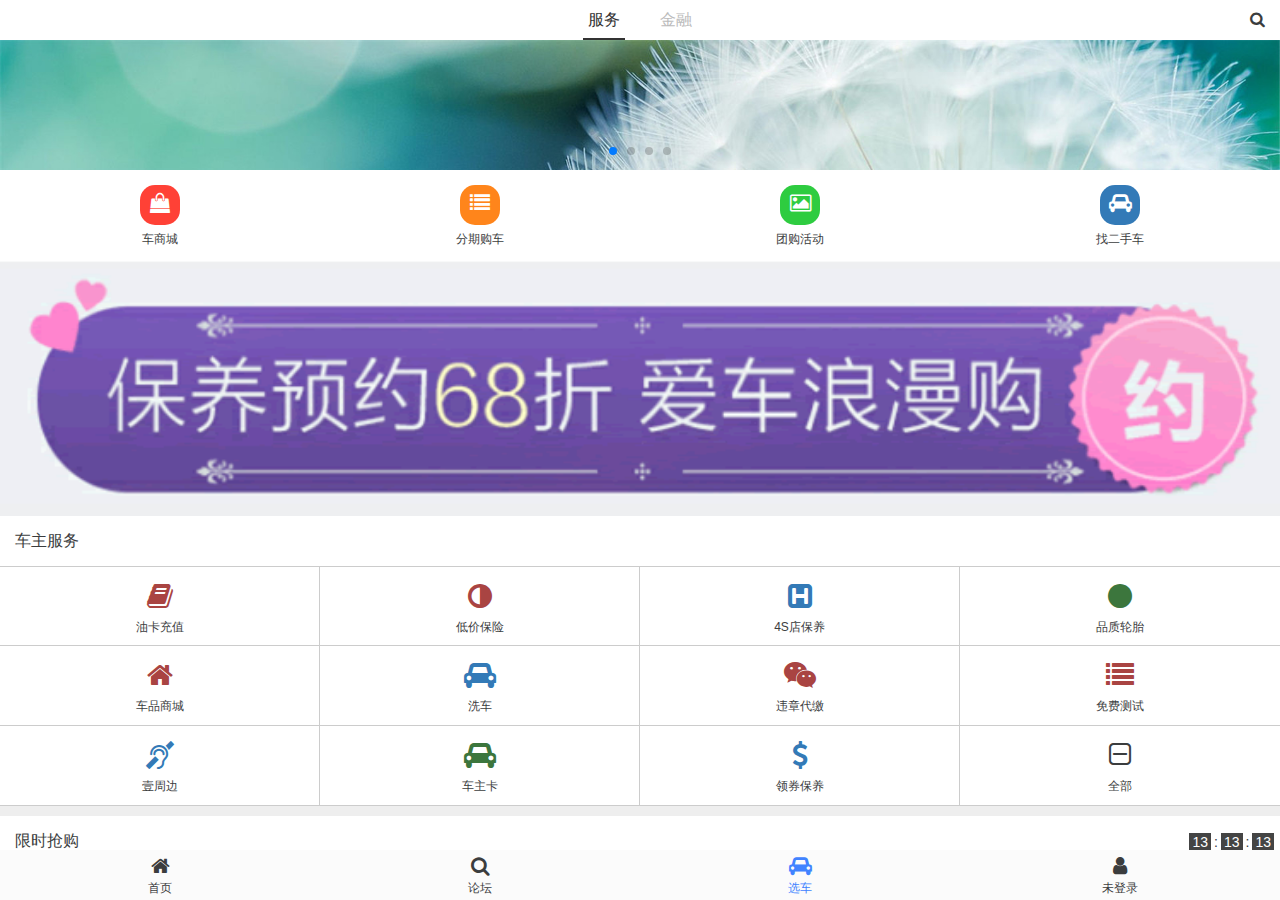
<file: index.html>
<!DOCTYPE html>
<html lang="en">
<head>
    <meta charset="UTF-8">
    <meta name="viewport" content="width=device-width,initial-scale=1,maximum-scale=1,user-scalable=no">
    <title></title>
    <link rel="stylesheet" href="Content/css/bootstrap.min.css">
    <link rel="stylesheet" href="Content/css/reset.css">
    <link rel="stylesheet" href="Content/css/common.css">
    <link rel="stylesheet" href="Content/css/font-awesome.min.css">
    <link rel="stylesheet" href="Content/css/swiper.min.css">
    <link rel="stylesheet" href="Content/css/style.css">
</head>
<body ng-app="app">
<header class="header">
    <ul class="tabs">
        <li class="col-xs-6 text-right" ng-class="{on:flag}"ng-click="changeFlag()"><a class="on" ng-href="#/server">服务</a></li>
        <li class="col-xs-6 text-left"><a ng-href="#/banking">金融</a></li>
        <li class="search"><i class="fa fa-search"></i></li>
    </ul>
</header>
<section class="content">
    <ui-view></ui-view>
</section>
<footer class="footer">
    <div class="col-xs-3">
        <i class="fa fa-home"></i>
        <span>首页</span>
    </div>
    <div class="col-xs-3">
        <i class="fa fa-search"></i>
        <span>论坛</span>
    </div>
    <div class="col-xs-3 on">
        <i class="fa fa-car"></i>
        <span>选车</span>
    </div>
    <div class="col-xs-3">
        <i class="fa fa-user"></i>
        <span>未登录</span>
    </div>
</footer>

<script type="text/javascript" src="Script/jquery/jquery-3.2.1.min.js"></script>
<script type="text/javascript" src="Script/swiper/swiper-3.3.1.min.js"></script>
<script type="text/javascript" src="Script/iscroll/iscroll.js"></script>
<script type="text/javascript" src="Script/angular/angular.min.js"></script>
<script type="text/javascript" src="Script/angular-ui/angular-ui-router.min.js"></script>
<script type="text/javascript" src="App/app.js"></script>
<script type="text/javascript" src="App/Service/baseServer.js"></script>
<script type="text/javascript" src="App/Service/carServer.js"></script>
<script type="text/javascript" src="App/Directive/serverDirective.js"></script>
<script type="text/javascript" src="App/Directive/bankingDirective.js"></script>
<script type="text/javascript" src="App/Controller/serverController.js"></script>
<script type="text/javascript" src="App/Controller/bankingController.js"></script>
<script type="text/javascript">
    $('.tabs').on('click','li',function(){
        $(this).find('a').addClass('on');
        $(this).siblings().find('a').removeClass('on');
    })



</script>

</body>
</html>
</file>
<file: Content/css/common.css>
/*
* @description:Common usage Styles
* @author:HaoNan
* @update:HaoNan (2015-08-1 8:30)
*/
@-webkit-viewport {
    width: device-width;
}

@-moz-viewport {
    width: device-width;
}

@-ms-viewport {
    width: device-width;
}

@-o-viewport {
    width: device-width;
}

@viewport {
    width: device-width;
}

body {
    font-family: "Microsoft Yahei", Helvetica, Arial, sans-serif;
    color: #3b3d3e;
}

a {
    color: #666;
}

a:hover, a:focus {
    color: #666;
    text-decoration: none;
}

.block {
    display: block;
}

.float-left {
    float: left;
}

.float-right {
    float: right;
}

.float-none {
    float: none;
}

.margin-center {
    margin-left: auto;
    margin-right: auto;
    display: table;
    width: auto;
}

.text-justify {
    text-align: justify;
}

.text-underline {
    text-decoration: underline;
}

.text-top {
    vertical-align: top;
}

.text-middle {
    vertical-align: middle;
}

.text-bottom {
    vertical-align: bottom;
}

.text-nobr {
    white-space: nowrap;
    overflow: hidden;
    text-overflow: ellipsis;
}

.text-nowrap {
    display: -webkit-box;
    overflow: hidden;
    text-overflow: ellipsis;
    -webkit-box-orient: vertical;
    -webkit-line-clamp: 2;
}

.f0 {
    font-size: 0;
}

.f9 {
    font-size: .09rem;
}

.f10 {
    font-size: .1rem;
}

.f12 {
    font-size: .12rem;
}

.f14 {
    font-size: .14rem;
}

.f16 {
    font-size: .16rem;
}

.f18 {
    font-size: .18rem;
}

.f20 {
    font-size: .2rem;
}

.f24 {
    font-size: .24rem;
}

.f26 {
    font-size: .26rem;
}

.f32 {
    font-size: .32rem;
}

.f36 {
    font-size: .36rem;
}

.pos-relative {
    position: relative;
}

.pos-absolute {
    position: absolute;
}

.pos-static {
    position: static;
}

.text-dark {
    color: #000;
}

.text-light-dark {
    color: #666;
}

.text-jet-dark {
    color: #333;
}

.text-white, a.text-white {
    color: #fff;
}

.text-red, a.text-red {
    color: #ff4136;
}

.text-light-red, a.text-light-red {
    color: #f74d4d;
}

.text-blue, a.text-blue {
    color: #006666;
}

.text-highlight-blue, a.text-highlight-blue {
    color: #5badab;
}

.text-high-blue, a.text-high-blue {
    color: #4c6aae;
}

a.text-light-blue, .text-light-blue {
    color: #89afc3;
}

.text-orange, a.text-orange {
    color: #fa8100;
}

.text-dark-orange {
    color: #ff7200;
}

.text-gray, a.text-gray {
    color: #454545;
}

.text-light-gray {
    color: #a3a3a3;
}

.txt-idt1 {
    text-indent: 1rem;
}

.txt-idt2 {
    text-indent: 2rem;
}

.n {
    font-weight: normal;
    font-style: normal;
}

.b {
    font-weight: bold;
}

.i {
    font-style: italic;
}

.wf {
    width: 100%;
}

.hf {
    height: 100%;
}

.nowrap {
    white-space: nowrap;
}

.bk {
    word-wrap: break-word;
}

.rel {
    position: relative;
}

.abs {
    position: absolute;
}

.bg-navy {
    background-color: #001f3f;
}

.bg-blue {
    background-color: #0074d9;
}

.bg-aqua {
    background-color: #7fdbff;
}

.bg-teal {
    background-color: #39cccc;
}

.bg-olive {
    background-color: #3d9970;
}

.bg-green {
    background-color: #2ecc40;
}

.bg-lime {
    background-color: #01ff70;
}

.bg-yellow {
    background-color: #ffdc00;
}

.bg-orange {
    background-color: #ff851b;
}

.bg-danger {
    background-color: #ff4136;
}

.bg-fuchsia {
    background-color: #f012be;
}

.bg-purple {
    background-color: #b10dc9;
}

.bg-maroon {
    background-color: #85144b;
}

.bg-white {
    background-color: #ffffff;
}

.bg-gray {
    background-color: #aaaaaa;
}

.bg-light-gray {
    background-color: #f0efed;
}

.bg-silver {
    background-color: #dddddd;
}

.bg-black {
    background-color: #111111;
}

.bg-white {
    background-color: #fff;
}

.bg-none {
    background-image: none !important;
}

.bgfb {
    background-color: #fbfbfb;
}

.bgf5 {
    background-color: #f5f5f5;
}

.bgf0 {
    background-color: #f0f0f0;
}

.bgeb {
    background-color: #ebebeb;
}

.bge0 {
    background-color: #e0e0e0;
}

.bd1 {
    border: 1px solid #ddd;
}

.bd2 {
    border: 2px solid #ddd;
}

.bd3 {
    border: 3px solid #ddd;
}

.bd0 {
    border-width: 0;
}

.bdl0 {
    border-left: 0 !important;
}

.bdt1 {
    border-top: 1px solid #ccc;
}

.bdr1 {
    border-right: 1px solid #ccc;
}

.bdl1 {
    border-left: 1px solid #ccc;
}

.bdb1 {
    border-bottom: 1px solid #eee;
}

.ml0 {
    margin-left: 0;
}

.mr0 {
    margin-right: 0;
}

.mt0 {
    margin-top: 0;
}

.mb0 {
    margin-bottom: 0;
}

.pl0 {
    padding-left: 0;
}

.pr0 {
    padding-right: 0;
}

.pt0 {
    padding-top: 0;
}

.pb0 {
    padding-bottom: 0;
}

.mlf3 {
    margin-left: -3px;
}

.mlf5 {
    margin-left: -5px;
}

.mlf10 {
    margin-left: -10px;
}

.mrf15 {
    margin-right: -15px;
}

.mlrf15 {
    margin-left: -15px !important;
    margin-right: -15px !important;
}

.mtf3 {
    margin-top: -3px;
}

.mtf5 {
    margin-top: -5px;
}

.mtf10 {
    margin-top: -10px;
}

.mtf15 {
    margin-top: -15px;
}

.mt3 {
    margin-top: 3px;
}

.mt5 {
    margin-top: 5px;
}

.mt10 {
    margin-top: 10px;
}

.mt15 {
    margin-top: 15px;
}

.mt20 {
    margin-top: 20px;
}

.mt25 {
    margin-top: 25px;
}

.mt30 {
    margin-top: 30px;
}

.mt35 {
    margin-top: 35px;
}

.mt50 {
    margin-top: 50px;
}

.mb3 {
    margin-bottom: 3px;
}

.mb5 {
    margin-bottom: 5px;
}

.mb10 {
    margin-bottom: 10px;
}

.mb15 {
    margin-bottom: 15px;
}

.mb20 {
    margin-bottom: 20px;
}

.ml3 {
    margin-left: 3px;
}

.ml5 {
    margin-left: 5px;
}

.ml10 {
    margin-left: 10px;
}

.ml15 {
    margin-left: 15px;
}

.ml20 {
    margin-left: 20px;
}

.mr3 {
    margin-right: 3px;
}

.mr5 {
    margin-right: 5px;
}

.mr10 {
    margin-right: 10px;
}

.mr15 {
    margin-right: 15px;
}

.mr20 {
    margin-right: 20px;
}

.mr30 {
    margin-right: 30px;
}

.mr50 {
    margin-right: 50px;
}

.mlr1 {
    margin-left: 1px;
    margin-right: 1px;
}

.mlr3 {
    margin-left: 3px;
    margin-right: 3px;
}

.mlr5 {
    margin-left: 5px;
    margin-right: 5px;
}

.mlr10 {
    margin-left: 10px;
    margin-right: 10px;
}

.p1 {
    padding: 1px;
}

.p3 {
    padding: 3px;
}

.p5 {
    padding: 5px;
}

.p10 {
    padding: 10px;
}

.pt3 {
    padding-top: 3px;
}

.pt5 {
    padding-top: 5px;
}

.pt10 {
    padding-top: 10px;
}

.pt15 {
    padding-top: 15px;
}

.pt20 {
    padding-top: 20px;
}

.pt30 {
    padding-top: 30px;
}

.pt50 {
    padding-top: 50px;
}

.pb3 {
    padding-bottom: 3px;
}

.pb5 {
    padding-bottom: 5px;
}

.pb10 {
    padding-bottom: 10px;
}

.pb15 {
    padding-bottom: 15px;
}

.pb20 {
    padding-bottom: 20px;
}

.pb30 {
    padding-bottom: 30px;
}

.pb50 {
    padding-bottom: 50px;
}

.pl3 {
    padding-left: 3px;
}

.pl5 {
    padding-left: 5px;
}

.pl10 {
    padding-left: 10px !important;
}

.pl15 {
    padding-left: 15px;
}

.pl20 {
    padding-left: 20px;
}

.pl25 {
    padding-left: 25px;
}

.pl30 {
    padding-left: 30px;
}

.pr3 {
    padding-right: 3px;
}

.pr5 {
    padding-right: 5px;
}

.pr10 {
    padding-right: 10px !important;
}

.pr15 {
    padding-right: 15px;
}

.pr20 {
    padding-right: 20px;
}

.pr30 {
    padding-right: 30px;
}

.pr50 {
    padding-right: 50px;
}

.swiper-pagination-bullet-active {
    background-color: #666;
}

/*# sourcremappingURL=common.css.map */
</file>
<file: Content/css/style.css>
body {
  position: absolute;
  top: 0;
  bottom: 0;
  width: 100%;
  display: -webkit-flex;
  -webkit-flex-direction: column; }

.header {
  height: 0.4rem; }
  .header .tabs {
    position: relative; }
    .header .tabs li {
      line-height: 0.4rem;
      font-size: 0.16rem; }
      .header .tabs li a {
        color: #bbb;
        padding-left: 0.05rem;
        padding-right: 0.05rem; }
      .header .tabs li a.on {
        display: inline-block;
        line-height: 0.36rem;
        border-bottom: 2px solid #333;
        color: #333; }
    .header .tabs .search {
      position: absolute;
      right: 0.15rem; }

.content {
  -webkit-flex: 1;
  overflow-y: scroll;
  background: #eee; }

.banner {
  height: 1.3rem; }
  .banner .swiper-wrapper {
    width: 100%; }
    .banner .swiper-wrapper .swiper-slide {
      width: 100%; }
      .banner .swiper-wrapper .swiper-slide img {
        width: 100%; }

.list {
  background: #fff;
  padding-top: 0.15rem;
  padding-bottom: 0.12rem; }
  .list dl {
    text-align: center; }
    .list dl dt {
      width: 0.4rem;
      height: 0.4rem;
      line-height: 0.4rem;
      border-radius: 15px;
      margin-left: auto;
      margin-right: auto; }
      .list dl dt > i {
        font-size: 0.2rem;
        color: #fff; }
    .list dl dd {
      font-size: 0.12rem;
      padding-top: 0.06rem; }

.logo img {
  width: 100%; }

.produce-list {
  background: #fff; }
  .produce-list h3 {
    height: 0.5rem;
    line-height: 0.5rem;
    font-size: 0.16rem;
    padding-left: 0.15rem; }
  .produce-list .icons {
    display: -webkit-flex;
    -webkit-flex-wrap: wrap; }
    .produce-list .icons li {
      width: 25%;
      height: 0.8rem;
      border-bottom: 1px solid #ccc;
      border-right: 1px solid #ccc;
      text-align: center;
      padding-top: 0.15rem; }
      .produce-list .icons li > i {
        font-size: 0.28rem; }
      .produce-list .icons li span {
        padding-top: 0.08rem;
        display: block;
        font-size: 0.12rem; }
    .produce-list .icons li:nth-child(4n) {
      border-right: none; }
    .produce-list .icons li:nth-child(1), .produce-list .icons li:nth-child(2), .produce-list .icons li:nth-child(3), .produce-list .icons li:nth-child(4) {
      border-top: 1px solid #ccc; }

.scroll {
  background: #fff; }
  .scroll .tit {
    position: relative; }
    .scroll .tit h3 {
      height: 0.5rem;
      line-height: 0.5rem;
      font-size: 0.16rem;
      padding-left: 0.15rem; }
    .scroll .tit .time {
      position: absolute;
      right: 0.03rem;
      top: 0.16rem; }
      .scroll .tit .time span {
        background: #444;
        color: #fff;
        padding: 0.01rem 0.03rem;
        margin-left: 0.03rem;
        margin-right: 0.03rem; }
  .scroll .iscroll {
    width: 100%;
    height: 1.5rem;
    overflow: hidden;
    background: #fff;
    position: relative; }
    .scroll .iscroll .scroll-list {
      width: 1250px;
      height: 1.4rem; }
      .scroll .iscroll .scroll-list li {
        width: 1.4rem;
        border: 1px solid #ccc;
        margin-left: 0.15rem;
        float: left; }
        .scroll .iscroll .scroll-list li dl dt img {
          width: 100%; }
        .scroll .iscroll .scroll-list li dl dd {
          padding-top: 0.1rem;
          padding-left: 0.06rem; }
          .scroll .iscroll .scroll-list li dl dd h4 {
            font-size: 0.14rem; }
          .scroll .iscroll .scroll-list li dl dd p {
            height: 0.34rem;
            line-height: 0.34rem; }
            .scroll .iscroll .scroll-list li dl dd p span {
              color: #FB5401;
              font-size: 0.13rem; }
            .scroll .iscroll .scroll-list li dl dd p s {
              color: #666;
              font-size: 0.1rem;
              margin-left: 0.2rem; }

.active {
  background: #fff; }
  .active .tit {
    position: relative; }
    .active .tit h3 {
      height: 0.5rem;
      line-height: 0.5rem;
      font-size: 0.16rem;
      padding-left: 0.15rem; }
    .active .tit .more {
      position: absolute;
      right: 0.15rem;
      top: 0.15rem;
      color: #777; }
      .active .tit .more span {
        font-size: 0.13rem;
        padding-right: 0.1rem; }
      .active .tit .more > i {
        font-size: 0.24rem;
        vertical-align: sub; }
  .active .dls li {
    border-top: 1px solid #ccc;
    border-right: 1px solid #ccc;
    border-bottom: 1px solid #ccc;
    padding-bottom: 0.1rem; }
    .active .dls li dl dd h4 {
      padding-top: 0.1rem;
      font-size: 0.14rem; }
    .active .dls li dl dd p {
      padding-top: 0.06rem;
      font-size: 0.12rem;
      color: #FB5401; }
    .active .dls li dl dt {
      padding-top: 0.1rem; }
      .active .dls li dl dt img {
        width: 100%; }
  .active .dls li:nth-child(3) {
    border-right: none; }

.like {
  background: #fff; }
  .like .tit {
    position: relative; }
    .like .tit h3 {
      height: 0.5rem;
      line-height: 0.5rem;
      font-size: 0.16rem;
      padding-left: 0.15rem; }
    .like .tit .more {
      position: absolute;
      right: 0.15rem;
      top: 0.15rem;
      color: #777; }
      .like .tit .more span {
        font-size: 0.13rem;
        padding-right: 0.1rem; }
      .like .tit .more > i {
        font-size: 0.24rem;
        vertical-align: sub; }
  .like .car-list {
    display: -webkit-flex;
    -webkit-flex-wrap: wrap; }
    .like .car-list li {
      width: 50%;
      box-sizing: border-box;
      border-top: 1px solid #ccc;
      border-right: 1px solid #ccc;
      padding-bottom: 0.1rem;
      padding-top: 0.1rem; }
      .like .car-list li dl {
        padding-left: 0.1rem;
        padding-right: 0.1rem; }
        .like .car-list li dl dd h4 {
          padding-top: 0.1rem;
          padding-bottom: 0.1rem;
          font-size: 0.14rem; }
        .like .car-list li dl dd p {
          color: #ababab;
          font-size: 0.12rem; }
        .like .car-list li dl dd p:last-child {
          padding-top: 0.1rem; }
          .like .car-list li dl dd p:last-child b {
            padding-right: 0.1rem;
            font-weight: normal;
            color: #FB5401; }
        .like .car-list li dl dt {
          height: 0.85rem;
          padding-top: 0.08rem;
          padding-bottom: 0.12rem; }
          .like .car-list li dl dt img {
            width: 100%; }

.btn {
  width: 100%; }
  .btn button {
    background: #eee;
    margin-left: auto;
    margin-right: auto; }

.footer {
  height: 0.5rem;
  background: #FBFBFB; }
  .footer div.on {
    color: #4183FF; }
  .footer div {
    text-align: center;
    padding-top: 0.06rem; }
    .footer div > i {
      font-size: 0.2rem; }
    .footer div span {
      padding-top: 0.02rem;
      display: block;
      font-size: 0.12rem; }

/*# sourceMappingURL=style.css.map */
</file>
